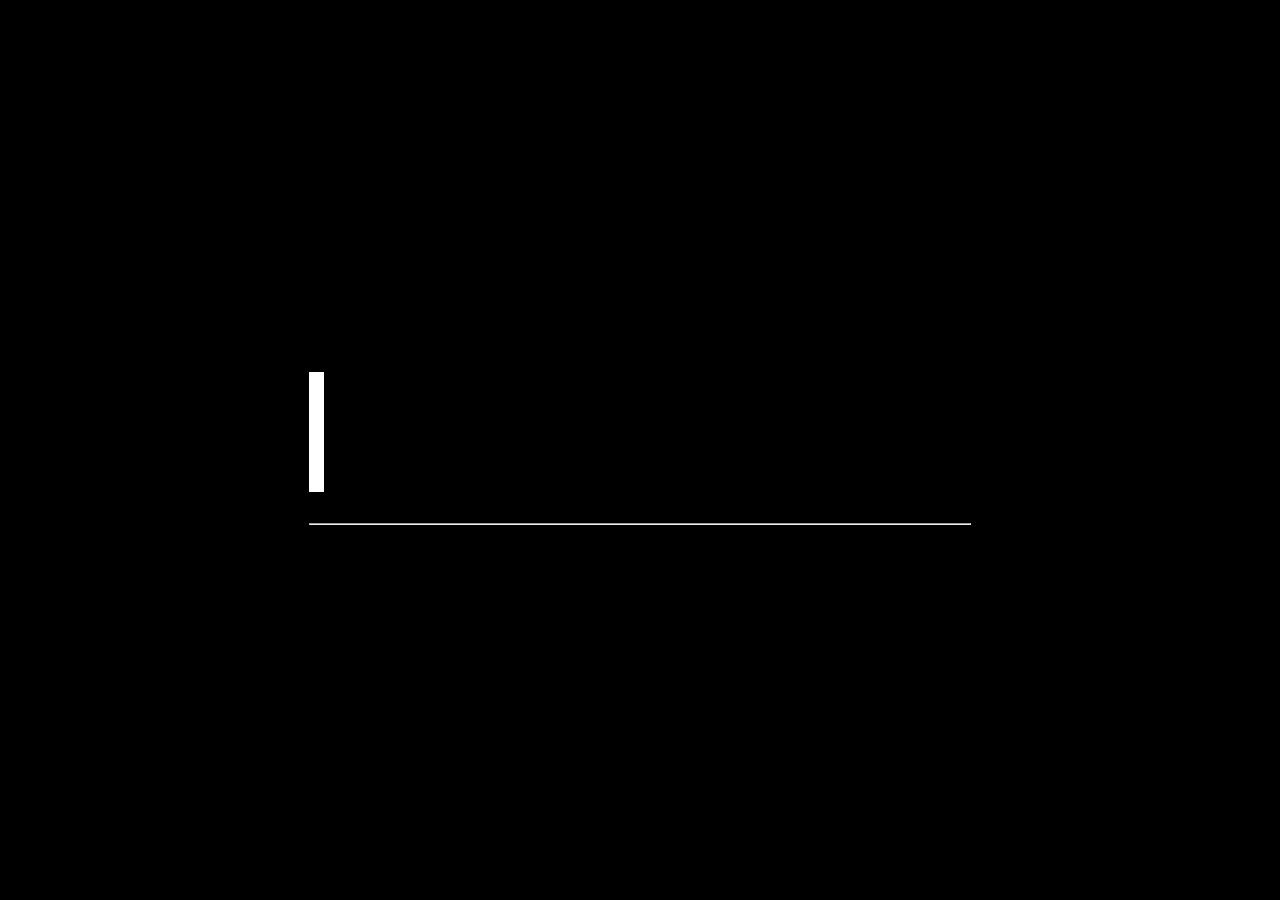
<file: index.html>
<!DOCTYPE html>
<html>
<head>
	<title>Bryce Yoder</title>
	<meta charset="UTF-8">
    <meta name="description" content="Bryce Yoder, programmer and graphic designer in Goshen, IN">
    <meta name="keywords" content="Programming,Graphic Design,Goshen,Indiana,Bryce Yoder">
    <meta name="author" content="Bryce Yoder">
	<meta name="viewport" content="width=device-width, initial-scale=1.0"> 
    <link rel="shortcut icon" type="image/x-icon" href="https://bryceyoder.com/favicon.ico"> 
	<link rel="stylesheet" type="text/css" href="styles.css">
    <script type="text/javascript" src="home.js"></script>
</head>
<body>
	<header id='home_container'>
        <h1 id='name'></h1>
		<h1 style='color:black;'>BRYCE YODER</h1>
        <h5 id='subhead'>Programming and Graphic Design</h1>
        <hr id='home_hr'/>
		<div id='home_menu'>
            <span class='home-menu-item'><a class='no_dec' href='javascript:goToURLHome("about.html")'>About</a></span>	
            <span class='home-div-1'>|</span>
            <hr class='home-div-2' />
            <span class='home-menu-item'><a class='no_dec' href='javascript:goToURLHome("projects.html")'>Projects</a></span>	
            <span class='home-div-1'>|</span>
            <hr class='home-div-2' />
            <span class='home-menu-item'><a class='no_dec' href='javascript:goToURLHome("contact.html")'>Contact</a></span>	
		</div>
	</header>
</body>
</file>
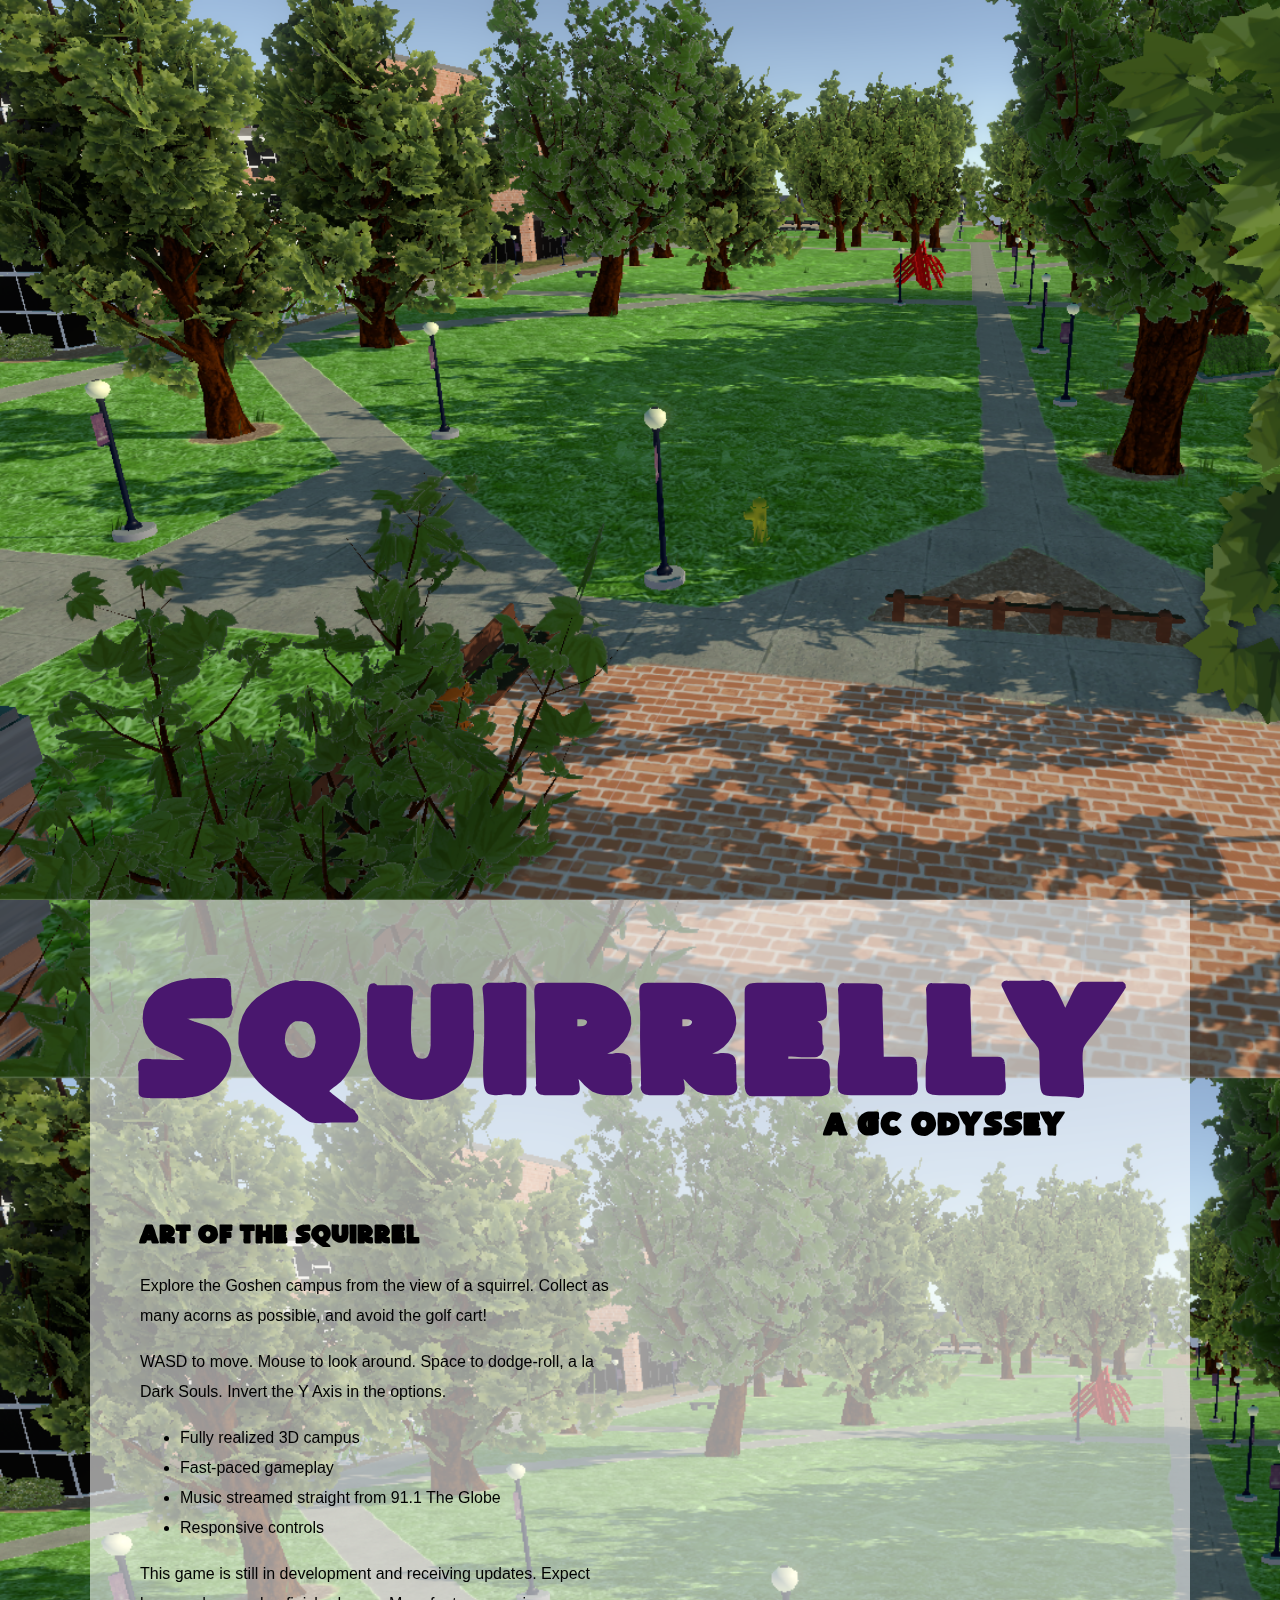
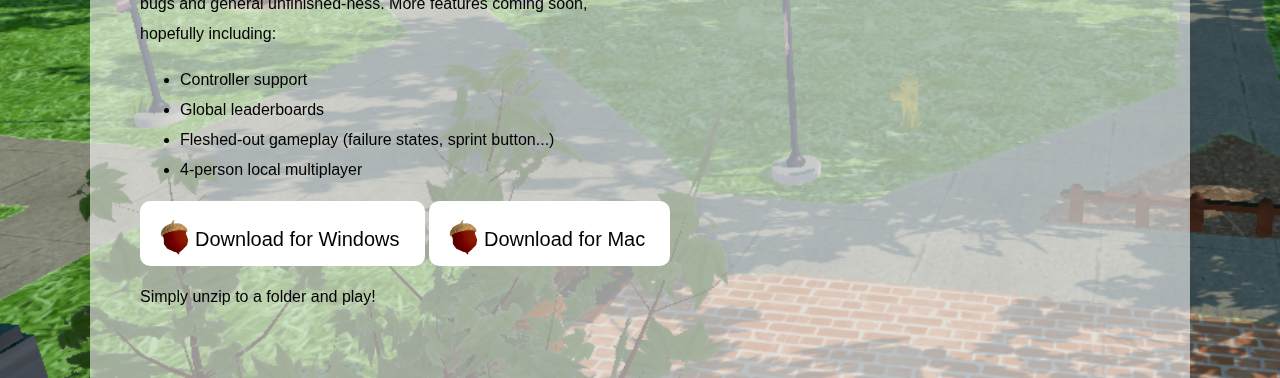
<file: squirrelly/index.html>
<!DOCTYPE html>
<html>
<head>
	<title>Squirrelly: A GC Odyssey</title>
	<meta charset="UTF-8">
	<meta name="viewport" content="width=device-width, initial-scale=1.0"> 
	<link rel="stylesheet" type="text/css" href="styles.css">
</head>
<body id='body'>
    <div id='page_container'>
        <div id='headline'>
            <h1 style='color:#49176e;'>Squirrelly</h1>
            <h2 style='font-size:30px;'>A GC Odyssey</h2>
        </div>
        <div id='body'>
            <div id='copy'>
                <h2>Art of the squirrel</h2>
                <p>Explore the Goshen campus from the view of a squirrel. Collect as many acorns as possible, and avoid the golf cart!</p>
                <p>WASD to move. Mouse to look around. Space to dodge-roll, a la Dark Souls. Invert the Y Axis in the options.</p>
                <ul>
                    <li>Fully realized 3D campus</li>
                    <li>Fast-paced gameplay</li>
                    <li>Music streamed straight from 91.1 The Globe </li>
                    <li>Responsive controls</li>
                </ul>
                <p>This game is still in development and receiving updates. Expect bugs and general unfinished-ness. More features coming soon, hopefully including:</p>
                <ul>
                    <li>Controller support</li>
                    <li>Global leaderboards</li>
                    <li>Fleshed-out gameplay (failure states, sprint button...)</li>
                    <li>4-person local multiplayer</li>
                </ul>
            </div>
            <div id='video'>
                <iframe id='video_iframe' width="560" height="315" src="https://www.youtube.com/embed/PkTeMxAbagE" frameborder="0" allow="autoplay; encrypted-media" allowfullscreen></iframe>
            </div>
        </div>
        <button onClick='window.location.href="Squirrelly_Win.zip"'>Download for Windows</button>
        <button>Download for Mac</button>
        <p>Simply unzip to a folder and play!</p>
    </div>
</body>
<script>
    window.onload = function() {
        window.setTimeout(function(){document.getElementById('body').style.overflow = 'auto';}, 5000);
    };
</script>
</file>
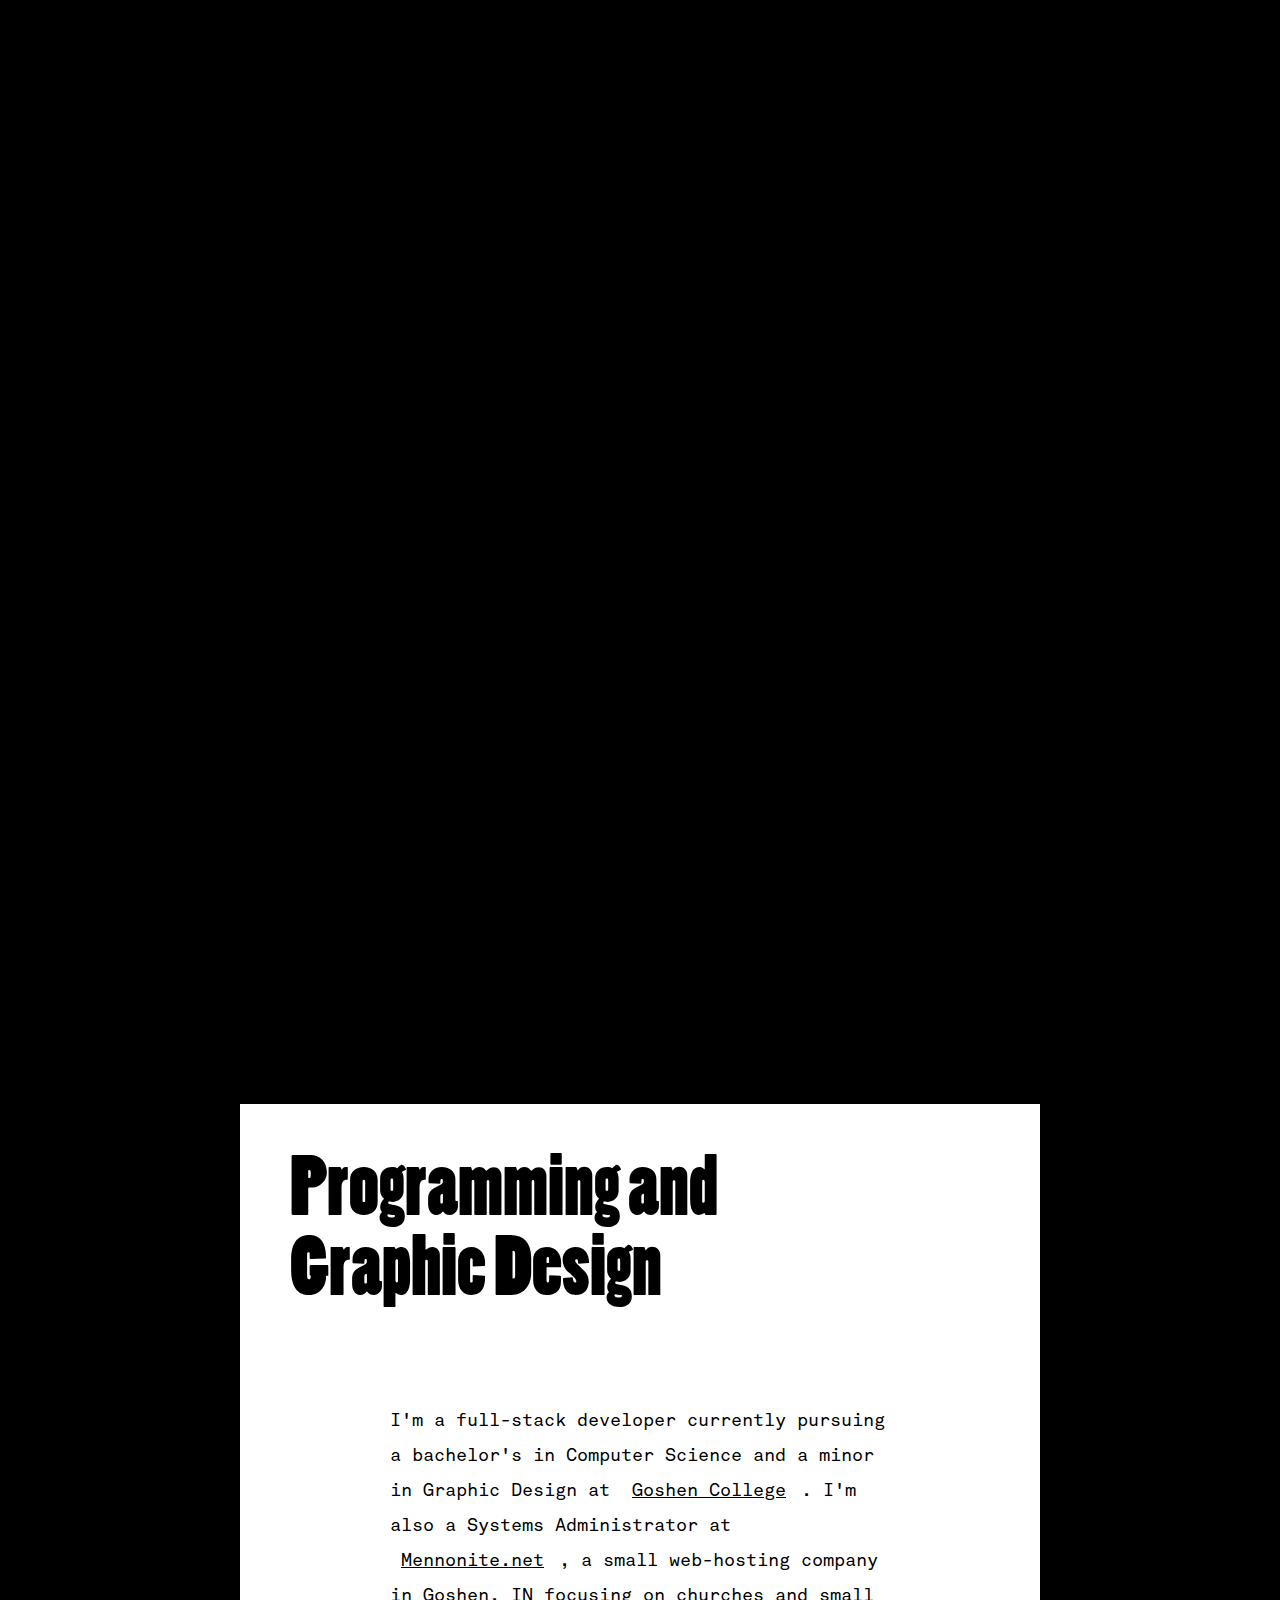
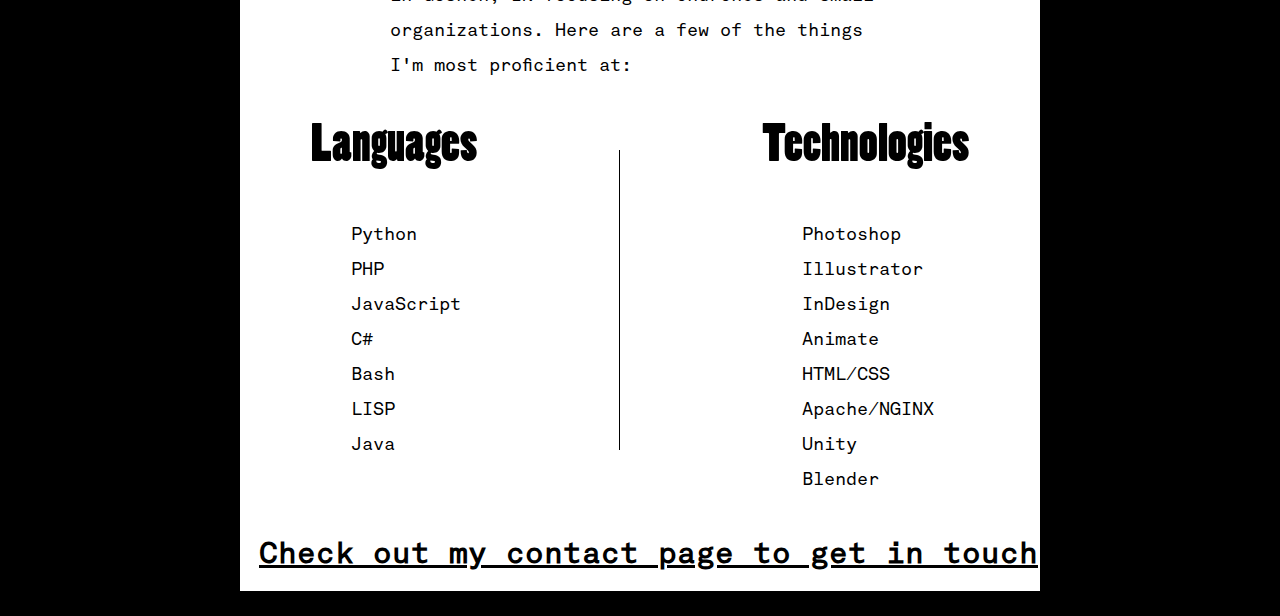
<file: about.html>
<html>
<head>
	<title>Bryce Yoder | About</title>
	<meta charset="UTF-8">
	<meta name="viewport" content="width=device-width, initial-scale=1.0"> 
	<link rel="stylesheet" type="text/css" href="styles.css">
    <script type="text/javascript" src="global.js"></script>
</head>

<body>
    <div id='page_select'>
        <a class='no_dec' href='javascript:goToURL("projects.html")'>Projects</a>|
        <a class='no_dec' href='javascript:goToURL("contact.html")'>Contact</a>
    </div>
    <h1 class='page_heading'>ABOUT</h1>
    <span class='page_subhead'><a class='exlink' href='https://www.github.com/limekiller'>GitHub</a> | <a class='exlink' href='https://www.youtube.com/channel/UCjfpZEuhd5bzGf-TFdnCwpg'>YouTube</a></span>
    <div class='body_container'>
        <h1 class='body_heading' style='width:500px;'>Programming and Graphic Design</h1>
        <p class='body_p'>I'm a full-stack developer currently pursuing a bachelor's in Computer Science and a minor in Graphic Design at <a href='https://goshen.edu'>Goshen College</a>. I'm also a Systems Administrator at <a href='https://mennonite.net' >Mennonite.net</a>, a small web-hosting company in Goshen, IN focusing on churches and small organizations. Here are a few of the things I'm most proficient at:</p>
        <div id='split-list'>
            <div class='split_list_part'>
                <h1 style='font-size:50px;'>Languages</h1>
                <ul>
                    <li>Python</li>
                    <li>PHP</li>
                    <li>JavaScript</li>
                    <li>C#</li>
                    <li>Bash</li>
                    <li>LISP</li>
                    <li>Java</li>
                </ul>
            </div>
            <div id='split-list-div' class='split_list_part' style='width:1px;align-self:center;height:300px;background-color:black'></div>
            <div class='split_list_part'>
                <h1 style='font-size:50px;'>Technologies</h1>
                <ul>
                    <li>Photoshop</li>
                    <li>Illustrator</li>
                    <li>InDesign</li>
                    <li>Animate</li>
                    <li>HTML/CSS</li>
                    <li>Apache/NGINX</li>
                    <li>Unity</li>
                    <li>Blender</li>
                </ul>
            </div>
    </div>
            <h2 style='text-align:center;font-size:30px;padding-bottom:20px;'><a class='exlink' href='contact.html'>Check out my contact page to get in touch</a></h2>
</body>
</file>
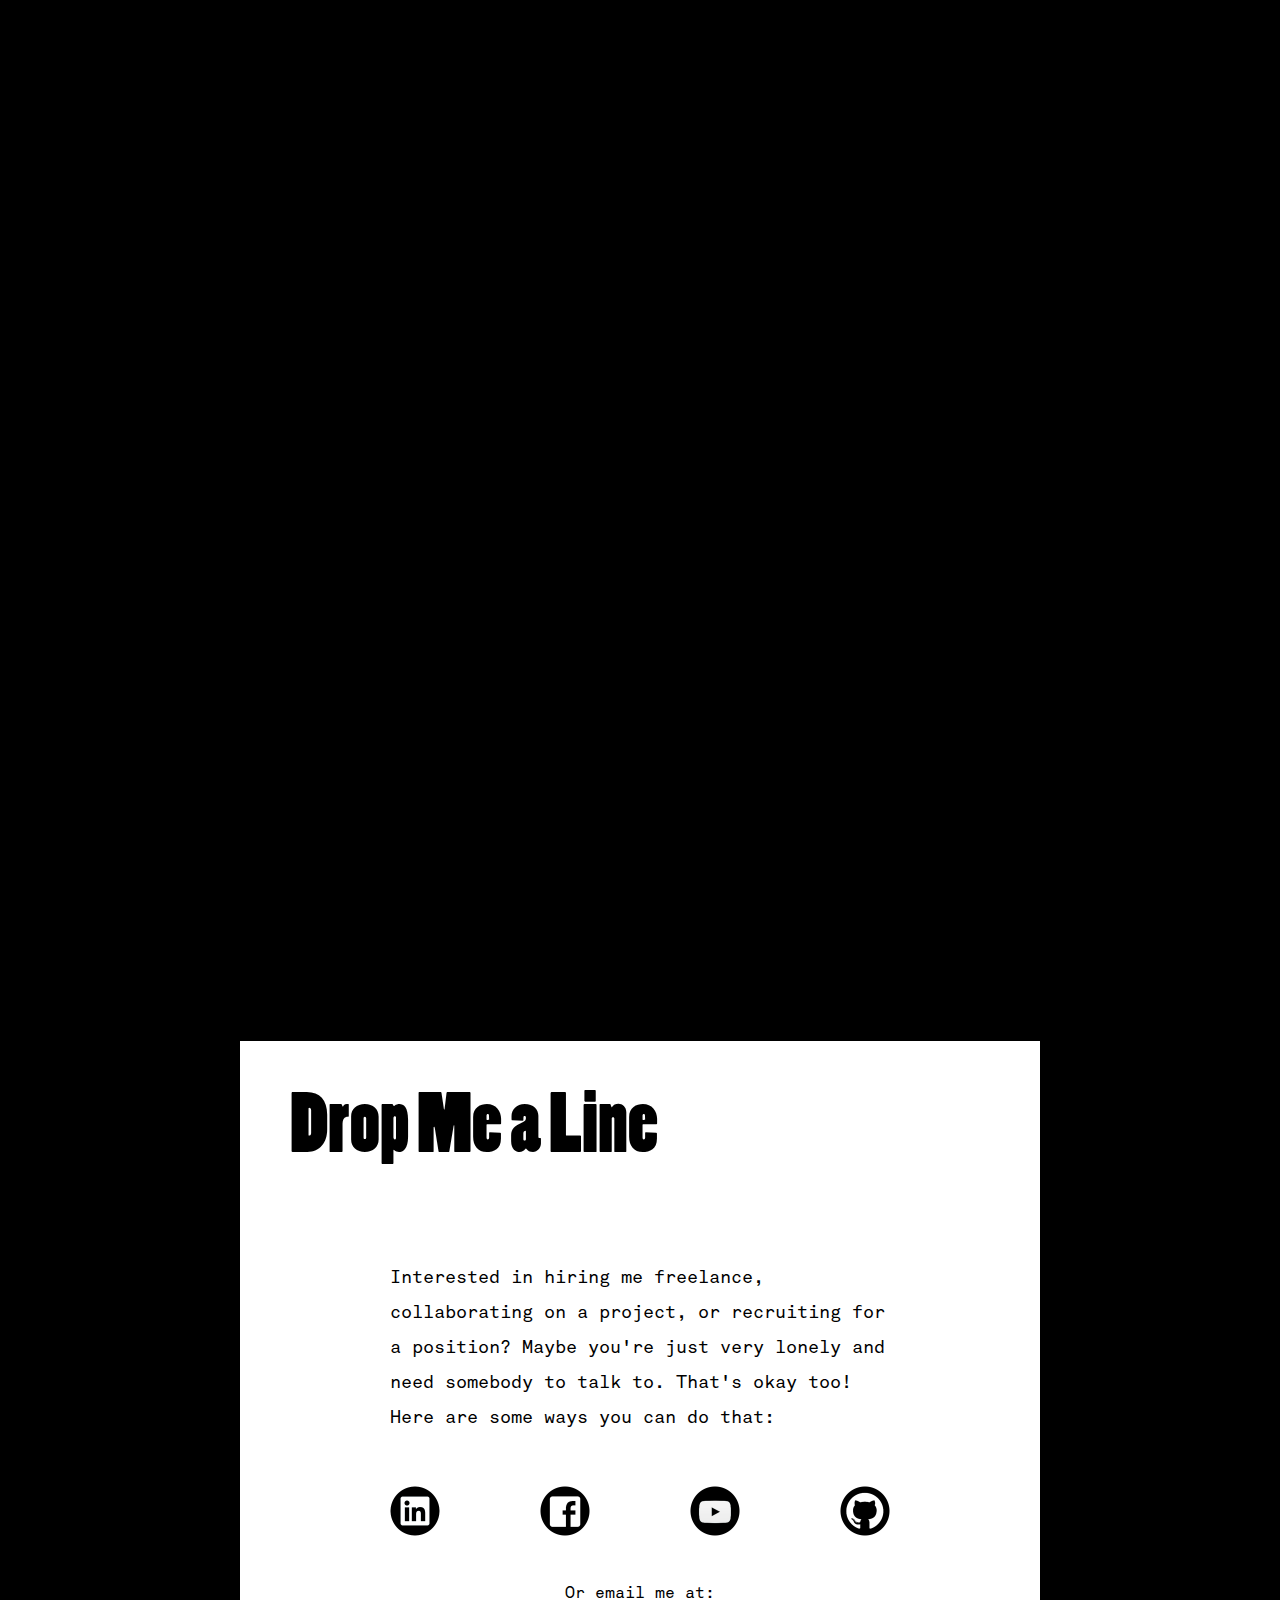
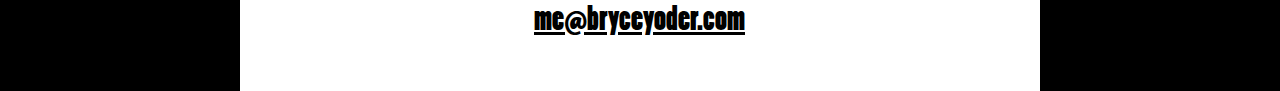
<file: contact.html>
<html>
<head>
	<title>Bryce Yoder | Contact</title>
	<meta charset="UTF-8">
	<meta name="viewport" content="width=device-width, initial-scale=1.0"> 
	<link rel="stylesheet" type="text/css" href="styles.css">
    <script type="text/javascript" src="global.js"></script>
</head>

<body>
    <div id='page_select'>
        <a class='no_dec' href='javascript:goToURL("about.html")'>About</a>|
        <a class='no_dec' href='javascript:goToURL("projects.html")'>Projects</a>
    </div>
    <h1 class='page_heading'>Contact</h1>
    <div class='body_container'>
        <h1 class='body_heading' style='width:500px;'>Drop Me a Line</h1>
        <p class='body_p'>Interested in hiring me freelance, collaborating on a project, or recruiting for a position? Maybe you're just very lonely and need somebody to talk to. That's okay too! Here are some ways you can do that:</p>
        <div id='contact-bar'>
            <a href='https://www.linkedin.com/in/bryce-yoder-283503126/'><img class='contact_button' src='linkedin.png' /></a>
            <a href='https://www.facebook.com/bryce.yoder.75'><img class='contact_button' src='facebook.png' /></a>
            <a href='https://www.youtube.com/user/StoneRainStudios'><img class='contact_button' src='youtube.png' /></a>
            <a href='https://www.github.com/limekiller'><img class='contact_button' src='github.png' /></a>
        </div>
        <div style="text-align:center;"><p style='margin:0;margin-top:50px;'>Or email me at:</p><h1 style='margin:0;padding-bottom:50px;'><a href="mailto:me@bryceyoder.com">me@bryceyoder.com</a></h1></div>
    </div>
</body>
</file>
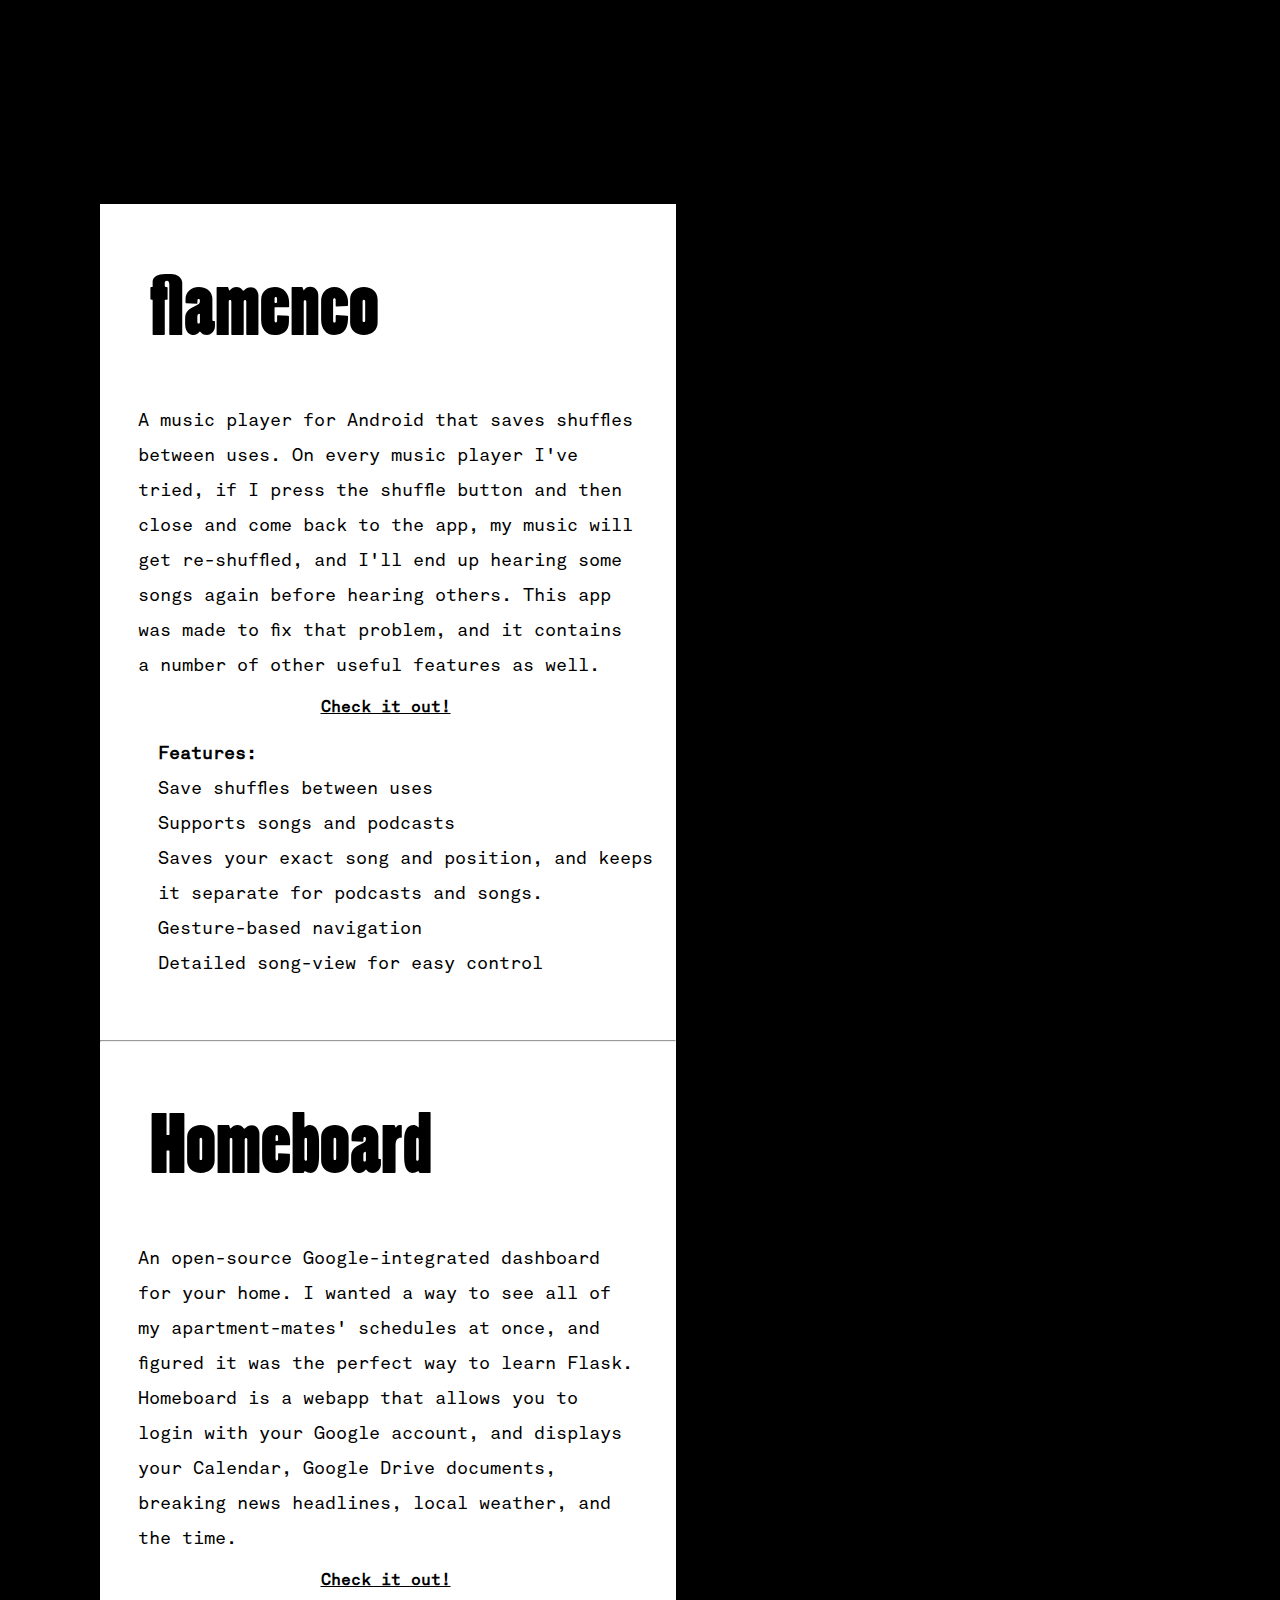
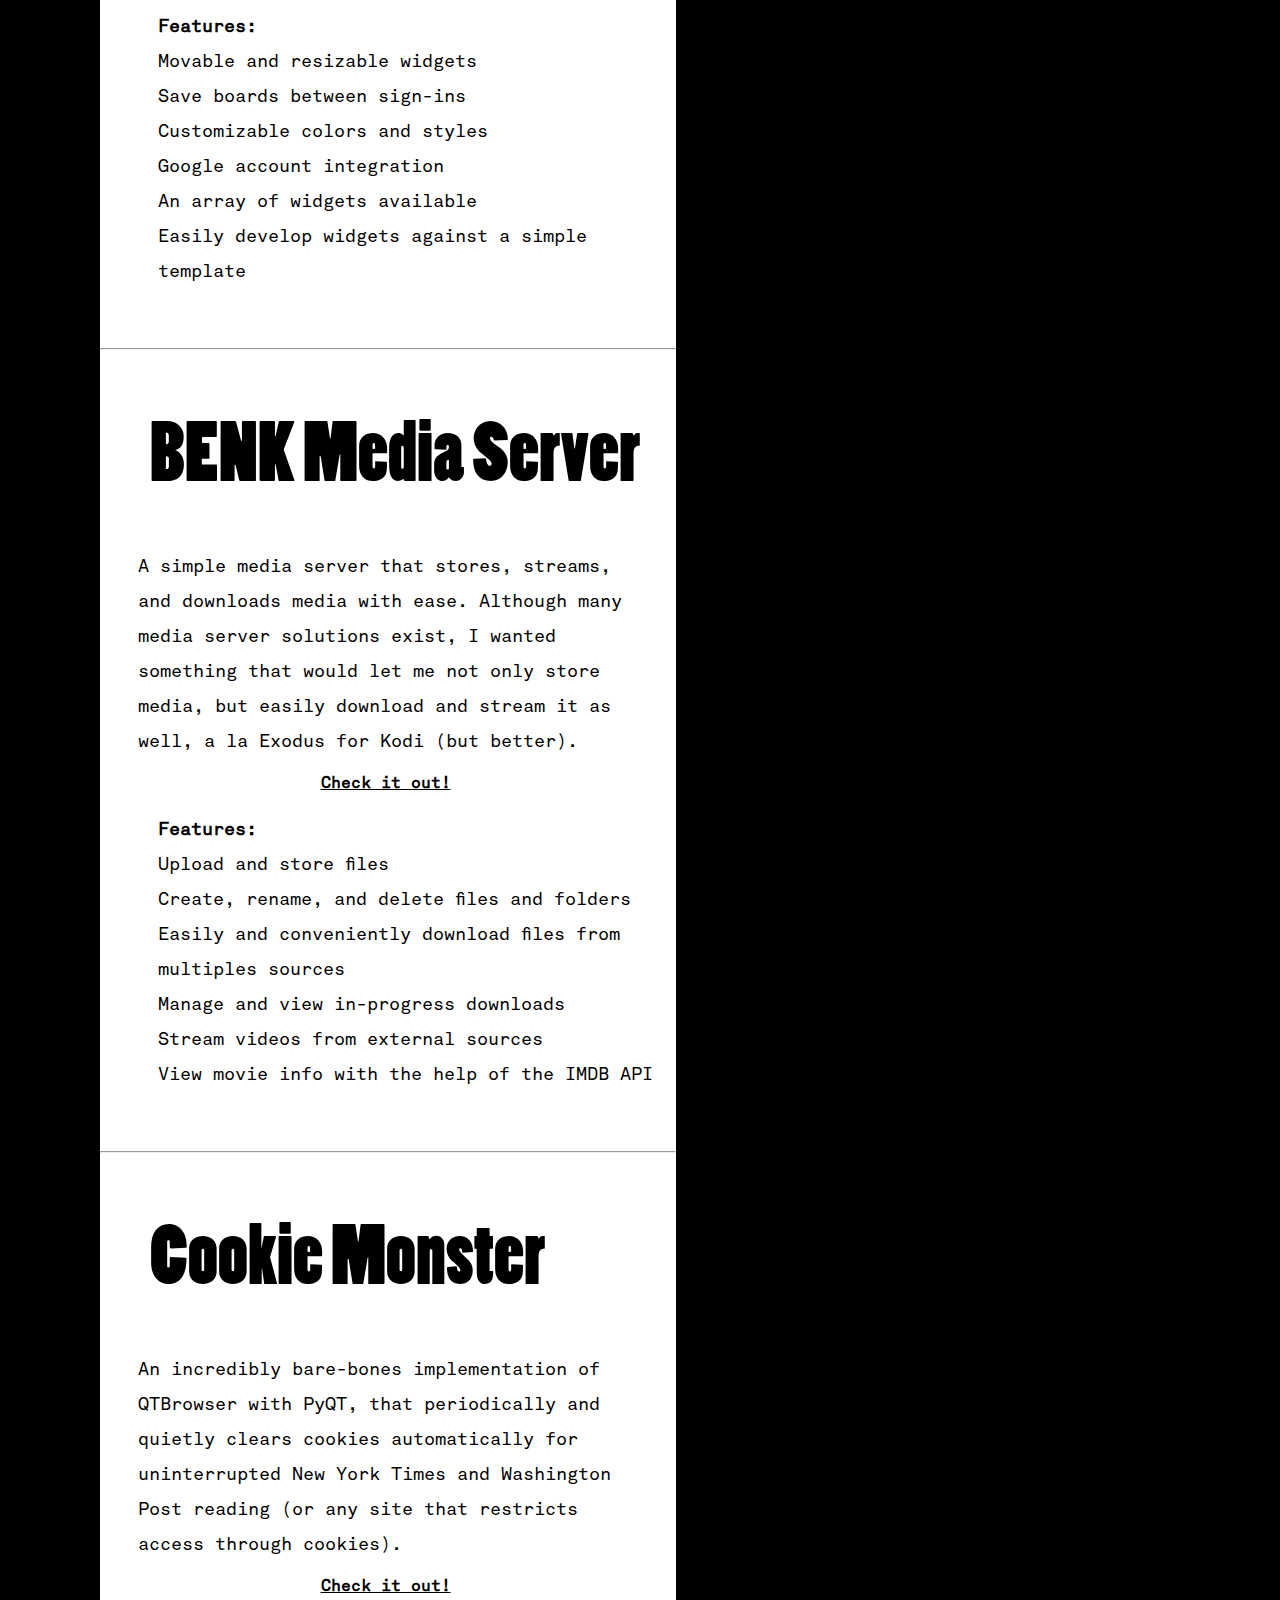
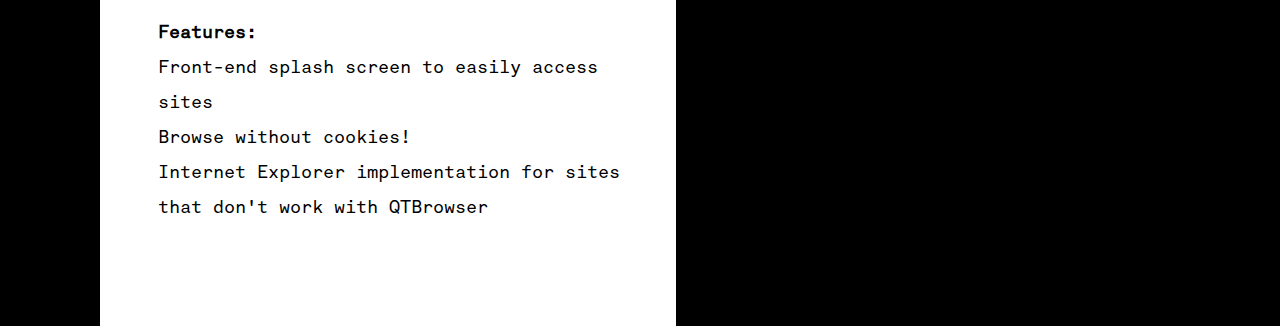
<file: projects.html>
<html>
<head>
	<title>Bryce Yoder | Projects</title>
	<meta charset="UTF-8">
	<meta name="viewport" content="width=device-width, initial-scale=1.0"> 
	<link rel="stylesheet" type="text/css" href="styles.css">
    <script type="text/javascript" src="global.js"></script>
</head>

<body>
    <div id='page_select'>
        <a class='no_dec' href='javascript:goToURL("about.html")'>About</a>|
        <a class='no_dec' href='javascript:goToURL("contact.html")'>Contact</a>
    </div>
    <h1 class='page_heading'>PROJECTS</h1>

    <div class='page_subhead'>
        <span name="Animations" class='proj_select' onclick="selectList(this.innerHTML)" >Animations</span> 
        | <span name="Websites" class='proj_select' onclick="selectList(this.innerHTML)" >Websites</span> 
        | <span name="Games" class='proj_select' onclick="selectList(this.innerHTML)" >Games</span>
        | <span name="Other" class='proj_select selected' onclick="selectList(this.innerHTML)" >Other</span>
    </div>
    
    <div name='Animations' id='displayPage' style='margin:0 100;width:45%; display:none;' class='body_container proj'></div>

    <div name='Websites' style='margin:0 100;width:45%;display:none;' class='body_container proj'>

        <div class='project'>
            <div style='width:100vw;height:500px;position:absolute;'></div>
            <h1 class='body_heading' style='width:500px;'>Los Primos</h1>
            <p class='body_p'>A website for a local Goshen restaurant I created as part of a class project, and then continued work on to develop my skills. Although it is not actually in use, it is still a good showcase of the work I have done in the past.</p>
            <p style='position:relative;z-index:99;text-align:center;font-weight:bold;'><a target="_blank" href='./los-primos/index.php'>Check it out!</a></p>
            <ul class='body_p' style='margin-top:20px;padding-bottom:50px;'><strong>Features:</strong>
                <li>Unique and expressive design</li>
                <li>Dynamically-updated Yelp reviews</li>
                <li>Google Maps integration</li>
            </ul>
            <div class='photo_container' onclick='spoiler(this)'>
                <p class='photo_container_icon'>+</p>
                <img src='./images/lp1.jpg' />
                <img src='./images/lp2.png' />
                <img src='./images/lp3.png' />
                <img src='./images/lp4.png' />
            </div>
            <hr />
        </div>

        <div class='project'>
            <div style='width:100vw;height:500px;position:absolute;'></div>
            <h1 class='body_heading' style='width:500px;'>Gotcha!</h1>
            <p class='body_p'>A website/webapp for an on-campus game of Gotcha (AKA Assassins). Allows participants to register with the site and submit reports that are handled automatically. This was one of my first web projects, and as such, manifested itself as a sloppy mess of Python and PHP without any frameworks involved. However, it works well and is worth showing.</p>
            <p style='position:relative;z-index:99;text-align:center;font-weight:bold;'><a target="_blank" href='https://github.com/limekiller/gotcha'>Check it out!</a></p>
            <ul class='body_p' style='margin-top:20px;padding-bottom:50px;'><strong>Features:</strong>
                <li>Login and Registration system</li>
                <li>Submit and automatically handle reports</li>
                <li>Handles malicious reports</li>
                <li>Admin panel with ability to stop and reset games, add and revoke admin status, and handle reports manually.</li>
            </ul>
            <div class='photo_container'onclick='spoiler(this)'>
                <p class='photo_container_icon'>+</p>
                <img src='./images/g.png' />
                <img src='./images/g2.png' />
                <img src='./images/g3.png' />
            </div>
            <hr />
        </div>

        <div class='project'>
            <div style='width:100vw;height:500px;position:absolute;'></div>
            <h1 class='body_heading' style='width:500px;'>Bryce Yoder</h1>
            <p class='body_p'>That's the website you're on! Neat!</p>
        </div>
    </div>


    <div name='Games' style='margin:0 100;width:45%;display:none;' class='body_container proj'>

        <div class='project'>
            <div style='width:100vw;height:500px;position:absolute;'></div>
            <h1 class='body_heading' style='width:500px;'>Squirrelly: A GC Odyssey</h1>
            <p class='body_p'>Developed as part of Goshen College's Maple Scholars program, <i>Squirrelly</i> is a fun, fast-paced third-person collectathon where players collect as many nuts as possible without being run over!</p>
            <p style='position:relative;z-index:99;text-align:center;font-weight:bold;'><a target="_blank" href='/squirrelly/index.html'>Check it out!</a></p>
            <ul class='body_p' style='margin-top:20px;padding-bottom:50px;'><strong>Features:</strong>
                <li>Explore campus in 3D</li>
                <li>AI reacts to your decisions and hunts you down</li>
                <li>Music streamed live from Goshen College's radio station, 91.1 The Globe</li>
                <li>Still in development, more features to come</li>
            </ul>
            <div class='photo_container'onclick='spoiler(this)'>
                <p class='photo_container_icon'>+</p>
                <img src='./images/sq1.png' />
                <img src='./images/sq2.png' />
                <img src='./images/sq3.png' />
                <img src='./images/sq4.png' />
                <img src='./images/sq5.png' />
                <img src='./images/sq6.png' />
            </div>
            <hr />
        </div>
        <div class='project'>
            <div style='width:100vw;height:500px;position:absolute;'></div>
            <h1 class='body_heading' style='width:500px;'>Radio Control</h1>
            <p class='body_p'>Global Game Jam 2018 -- theme was "transmissions." We combined the car and the radio variety for a game where the car radio controls the steering, but only one station will give you navigational instructions. Rotate the mouse left or right to turn, and balance navigation with an ever-changing radio to find where to go.</p>
            <p style='position:relative;z-index:99;text-align:center;font-weight:bold;'><a target="_blank" href='https://globalgamejam.org/2018/games/radio-control'>Check it out!</a></p>
            <ul class='body_p' style='margin-top:20px;padding-bottom:50px;'><strong>Features:</strong>
                <li>Creative control scheme</li>
                <li>Interesting audio-based gameplay</li>
                <li>Lots of stations to listen to :D</li>
            </ul>
            <div class='photo_container'onclick='spoiler(this)'>
                <p class='photo_container_icon'>+</p>
                <img src='./images/rc1.png' />
                <img src='./images/rc2.png' />
                <img src='./images/rc3.png' />
            </div>
            <hr />
        </div>
        <div class='project'>
            <div style='width:100vw;height:500px;position:absolute;'></div>
            <h1 class='body_heading' style='width:500px;'>Soundwaves</h1>
            <p class='body_p'>Created for the Global Game Jam 2017 -- the theme was "waves". We created a tech demo for a first-person exploration game entirely in the dark, navigated only by soundwaves. I began fleshing this out into a full game in my free time, but being the only person working on the project, it took up far too much time. I may return to it someday.</p>
            <p style='position:relative;z-index:99;text-align:center;font-weight:bold;'><a target="_blank" href='https://globalgamejam.org/2017/games/soundwaves'>Check it out!</a></p>
            <ul class='body_p' style='margin-top:20px;padding-bottom:50px;'><strong>Features:</strong>
                <li>Unique exploration mechanics</li>
                <li>Navigate via light and sound</li>
                <li>Immersive sound design</li>
            </ul>
            <div class='photo_container'onclick='spoiler(this)'>
                <p class='photo_container_icon'>+</p>
                <img src='./images/sw1.png' />
                <img src='./images/sw2.png' />
                <img src='./images/sw3.png' />
            </div>
            <hr />
        </div>
        <div class='project'>
            <div style='width:100vw;height:500px;position:absolute;'></div>
            <h1 class='body_heading' style='width:500px;'>Cards Against Humanity</h1>
            <p class='body_p'>A pretty nifty LAN-enabled multiplayer Cards game, right in the terminal. Requires no dependencies, being implemented purely through the Python socket library.</p>
            <p style='position:relative;z-index:99;text-align:center;font-weight:bold;'><a target="_blank" href='https://www.github.com/limekiller/cards-against-humanity'>Check it out!</a></p>
            <ul class='body_p' style='margin-top:20px;padding-bottom:50px;'><strong>Features:</strong>
                <li>Search for games on local network</li>
                <li>Integrated instant chat for players</li>
                <li>Supports a theoretically infinite number of players per game</li>
                <li>Add and edit your own cards easily</li>
                <li>Lots of bugs</li>
            </ul>
            <div class='photo_container'onclick='spoiler(this)'>
                <p class='photo_container_icon'>+</p>
                <img src='./images/cah1.png' />
                <img src='./images/cah2.png' />
                <img src='./images/cah4.png' />
            </div>
            <hr />
        </div>
    </div>


    <div name='Other' style='margin:0 100;width:45%;' class='body_container proj selected'>

        <div class='project'>
            <div style='width:100vw;height:500px;position:absolute;'></div>
            <h1 class='body_heading' style='width:500px;'>flamenco</h1>
            <p class='body_p'>A music player for Android that saves shuffles between uses. On every music player I've tried, if I press the shuffle button and then close and come back to the app, my music will get re-shuffled, and I'll end up hearing some songs again before hearing others. This app was made to fix that problem, and it contains a number of other useful features as well.</p>
            <p style='position:relative;z-index:99;text-align:center;font-weight:bold;'><a target="_blank" href='https://www.github.com/limekiller/flamenco'>Check it out!</a></p>
            <ul class='body_p' style='margin-top:20px;padding-bottom:50px;'><strong>Features:</strong>
                <li>Save shuffles between uses</li>
                <li>Supports songs and podcasts</li>
                <li>Saves your exact song and position, and keeps it separate for podcasts and songs.</li>
                <li>Gesture-based navigation</li>
                <li>Detailed song-view for easy control</li>
            </ul>
            <div class='photo_container'onclick='spoiler(this)'>
                <p class='photo_container_icon'>+</p>
                <img src='./images/f1.jpg' />
                <img src='./images/f2.jpg' />
                <img src='./images/f3.jpg' />
                <img src='./images/f4.jpg' />
                <img src='./images/f5.jpg' />
            </div>
            <hr />
        </div>
        <div class='project'>
            <div style='width:100vw;height:500px;position:absolute;'></div>
            <h1 class='body_heading' style='width:500px;'>Homeboard</h1>
            <p class='body_p'>An open-source Google-integrated dashboard for your home. I wanted a way to see all of my apartment-mates' schedules at once, and figured it was the perfect way to learn Flask. Homeboard is a webapp that allows you to login with your Google account, and displays your Calendar, Google Drive documents, breaking news headlines, local weather, and the time.</p>
            <p style='position:relative;z-index:99;text-align:center;font-weight:bold;'><a target="_blank" href='https://www.github.com/limekiller/homeboard'>Check it out!</a></p>
            <ul class='body_p' style='margin-top:20px;padding-bottom:50px;'><strong>Features:</strong>
                <li>Movable and resizable widgets</li>
                <li>Save boards between sign-ins</li>
                <li>Customizable colors and styles</li>
                <li>Google account integration</li>
                <li>An array of widgets available</li>
                <li>Easily develop widgets against a simple template</li>
            </ul>
            <div class='photo_container'onclick='spoiler(this)'>
                <p class='photo_container_icon'>+</p>
                <img src='./images/hb1.png' />
                <img src='./images/hb2.png' />
                <img src='./images/hb3.png' />
                <img src='./images/hb4.png' />
            </div>
            <hr />
        </div>

        <div class='project'>
            <div style='width:100vw;height:500px;position:absolute;'></div>
            <h1 class='body_heading' style='width:500px;'>BENK Media Server</h1>
            <p class='body_p'>A simple media server that stores, streams, and downloads media with ease. Although many media server solutions exist, I wanted something that would let me not only store media, but easily download and stream it as well, a la Exodus for Kodi (but better).</p>
            <p style='position:relative;z-index:99;text-align:center;font-weight:bold;'><a target="_blank" href='https://www.github.com/limekiller/benk-media-server'>Check it out!</a></p>
            <ul class='body_p' style='margin-top:20px;padding-bottom:50px;'><strong>Features:</strong>
                <li>Upload and store files</li>
                <li>Create, rename, and delete files and folders</li>
                <li>Easily and conveniently download files from multiples sources</li>
                <li>Manage and view in-progress downloads</li>
                <li>Stream videos from external sources</li>
                <li>View movie info with the help of the IMDB API</li>
            </ul>
            <div class='photo_container'onclick='spoiler(this)'>
                <p class='photo_container_icon'>+</p>
                <img src='./images/bms3.png' />
                <img src='./images/bms1.png' />
                <img src='./images/bms2.png' />
                <img src='./images/bms4.png' />
                <img src='./images/bms5.png' />
            </div>
            <hr />
        </div>


        <div class='project'>
            <div style='width:100vw;height:500px;position:absolute;'></div>
            <h1 class='body_heading' style='width:500px;'>Cookie Monster</h1>
            <p class='body_p'>An incredibly bare-bones implementation of QTBrowser with PyQT, that periodically and quietly clears cookies automatically for uninterrupted New York Times and Washington Post reading (or any site that restricts access through cookies).</p>
            <p style='position:relative;z-index:99;text-align:center;font-weight:bold;'><a target="_blank" href='https://www.github.com/limekiller/cookie-monster'>Check it out!</a></p>
            <ul class='body_p' style='margin-top:20px;padding-bottom:50px;'><strong>Features:</strong>
                <li>Front-end splash screen to easily access sites</li>
                <li>Browse without cookies!</li>
                <li>Internet Explorer implementation for sites that don't work with QTBrowser</li>
            </ul>
            <div class='photo_container'onclick='spoiler(this)'>
                <p class='photo_container_icon'>+</p>
                <img src='./images/cm1.png' />
                <img src='./images/cm2.png' />
                <img src='./images/cm3.png' />
            </div>
        </div>
    </div>
    </div>

    
</body>
<script>
    window.onload = function(){
        x = document.getElementsByClassName("photo_container");
        window.setTimeout(function() {
            for (i=0;i<x.length;i++){
                x[i].style.opacity = 1;
            }
        }, 250);
    }

    function selectList(name) {

        handleAnimation();
        var x = document.getElementsByClassName("selected");
        while (x.length) {
            if (x[0].tagName.toLowerCase() != 'span'){
                (function() {
                    var j = x[0];
                    j.style.animation='slide-down 0.4s ease forwards';
                    window.setTimeout(function(){
                        j.style.display='none';
                    }, 500);
                })();
            }
            x[0].classList.remove("selected");
        }
        var y = document.getElementsByName(name);
        window.setTimeout(function(){
            for (var i=0; i < y.length; i++){
                y[i].style.display = 'initial';
                y[i].style.animation='slide-up 0.4s ease forwards';
                y[i].classList.add("selected");
            }
        }, 500);
        if (name == "Animations" && document.getElementById('displayPage').innerHTML == '') {
            loadVideos();            
        }
    }

    function spoiler(e) {
        if (window.innerWidth >= 960) {
            return;
        }

        if (e.children[0].style.transform == 'rotate(45deg)'){
            e.children[0].style.transform = 'rotate(0deg)';
        } else {
            e.children[0].style.transform = 'rotate(45deg)';
        }

        for (var i=1;i < e.children.length; i++) {
            if (e.children[i].classList.contains('show')){
                e.children[i].classList.remove('show');
            } else {
                e.children[i].classList.add('show');
            }
        }
    }

    function handleAnimation() {
        x = document.getElementsByClassName("photo_container");
        for (var i=0;i<x.length;i++){
            x[i].style.opacity = 0;
        }
        window.setTimeout(function(){
            for (var i=0;i<x.length;i++){
                x[i].style.opacity = 1;
            }
        }, 1000);
    }

    function loadVideos() {
        var xhr=new XMLHttpRequest();
        xhr.open('GET', 'animations.html', true);
        xhr.onreadystatechange = function() {
            document.getElementById('displayPage').innerHTML = this.responseText;
        };
        xhr.send();
    }
</script>
</file>
<file: styles.css>
/**ALL**/
body {
    overflow-x:hidden !important;
    background-color:black;
    color:white;
    /*overflow:hidden;
    animation:delay-overflow 1s ease forwards;*/
    margin:0;
}
hr {
    margin-bottom:0px;
    animation:fade-in 1s 2s ease backwards;
}
#home_hr {
    margin-bottom:20px;
}
h1 {
    font-family:Poplar;
    font-weight:normal;
}
h2, p {
    font-family:Akkurat, Courier;
}
ul {
    list-style:none;
    line-height:35px;
}
::selection {
    background: #006c00;
    color:white;
}
::-moz-selection {
    background: #006c00;
    color:white;
}
a {
    transition:all 0.4s ease;
    color:white;
}
a.no_dec {
    text-decoration:none;
}
a:hover, .proj_select:hover{
    color:#006c00;
}
a:hover:before, .proj_select:hover:before {
    opacity:1;
}
a:before, .proj_select:before {
    opacity:0;
    content:">"; 
    transition:all 0.2s ease;
    color:#006c00;
}
a:after, .proj_select:after{
    content:'';
    top:-1px;
    width:0;
    height:0;
    border-left:15px solid #006c00;
    opacity:0;
    transition:all 0.4s ease;
}
a:hover:after, .proj_select:hover:after {
    animation: blink 0.6s ease infinite;
    opacity:1;
}
.body_container a{
    color:black;
}
.body_container a:hover{
    color:#006c00;
}
.body_container h1{
    margin-bottom:40px;
}
.page_heading {
    font-family:Poplar;
    font-size:100px;
    padding:30px;
    margin-bottom:-30px;
    opacity:0;
    animation:fade-in 1s ease forwards;
    display:inline-block;
    margin-top:20px;
    padding-bottom:0px;
    transition: all 0.4s ease;
}
.page_subhead, #page_select {
    padding:20px;
    font-family:Akkurat, Courier;
    font-size:22px;
    opacity:0;
    animation:fade-in 1s ease forwards;
    display:block;
}
#page_select {
    display:inline-block;
    float:right;
    margin-right:50px;
    margin-top:20px;
    transition:color 0.4s ease;
}
.body_container {
    width:50%;
    min-width:800px;
    color:black;
    margin:0 auto;
    margin-top:100vh;
    background-color:white;
    height:auto;
    animation:slide-up 0.4s ease forwards;
}
.body_heading {
    font-size:80px;
    padding:50px;
    line-height:80px;
}
.body_p {
    width:500px;
    margin:0 auto;
    font-size:18px;
    line-height:35px;
    font-family:Akkurat, Courier;
}
#subhead {
    margin-top:-20px;
    margin-bottom:0px;
    text-align:center;
    font-size:190%;
    font-family:Akkurat, Courier;
    font-weight:normal;
    letter-spacing:2px;
    animation:fade-in 1s 2.5s ease-in-out forwards;
    opacity:0;
}


/**HOME PAGE**/
#home_container h1 {
    font-size:750%;
    margin-bottom:0px;
    src: url('./PoplarStd.ttf');
    letter-spacing:8px;
    white-space:nowrap;
}
#home_container {
    margin:0 auto;
    margin-top:40vh;
    width:662px;
    transition:opacity 0.4s ease;
}
#home_menu {
    display:flex;	
    justify-content:space-between;
    font-size:150%;
    font-family:Akkurat, Courier New;
    letter-spacing:2px;
    opacity:0;
    animation:fade-in 1s 3s ease-in-out forwards;
}
.home-div-1 {
    display:initial;
}
.home-div-2 {
    display:none;
    width:250px;
}
#name{
    position:absolute;
    margin:0;
}
#name:after {
    animation: blink 0.6s ease infinite;
    content:'';
    width:0;
    height:0;
    border-left:15px solid #ffffff;
}
#name.hidden:after {
    opacity:0;
    animation:none;
}


/**CONTACT PAGE**/
#contact-bar a:before {
    display:none;
}
#contact-bar a:after {
    display:none;
}
#contact-bar {
    display:flex;
    justify-content:space-between;
    width:500px;
    margin:0 auto;
    margin-top:50px;
}
.contact_button {
    width:50px;
    cursor:pointer;
    transition:all 0.4s ease;
}
.contact_button:hover {
    filter:sepia(1) saturate(10) hue-rotate(72deg) brightness(0.2);
}


/**ABOUT PAGE**/
#split-list {
    display:flex;
    justify-content:space-around;
}
.split_list_part {
    font-family:Akkurat, Courier;
    text-decoration:none;
    font-size:18px;
}


/**PROJECTS PAGE**/
.proj_select {
    transition:all 0.4s ease;
    cursor:pointer;
}
.project {
    transition:all 0.4s ease;
}
.project:hover {
    box-shadow:inset -8px 0px 1px #006c00;
    transition:all 0.4s ease;
}
.project:hover .photo_container {
    /*opacity:1; */
    animation:slide-up-p 0.4s ease forwards;
    pointer-events:all;
}
.project h1 {
    margin:0;
    padding-top:70px;
}
.body_container.proj {
    transition:all 0.4s ease;
    min-width:0px;
    pointer-events:none;
    position:absolute;
    padding-bottom:50px;
}
.body_container.proj.selected {
    opacity:1;
    pointer-events:all;
}
.proj_select.selected {
    color:green;
}
.photo_container {
    overflow:auto;
    text-align:center;
    width:40%;
    background-color:white;
    position:fixed;
    top:0px;
    pointer-events:none;
    right:3vw;
    height:100%;
    opacity:0;
    margin-top:-110vh;
    animation:slide-off-p 0.4s ease;
    padding-top:20px;
}
.photo_container img {
    width:90%;
    margin:10px;
    margin-bottom:50px;
    border: 1px solid grey;
    display:initial;
}
.photo_container_icon {
    display:none;
}
.video {
    padding-bottom:50px;
    position:relative;
    width:25vw;
    left:10vw;
    height:315px;
    z-index:99;
}



@media screen and (max-width:960px) {
    #home_hr {
        display:none;
        margin-bottom:20px;
    }
    #name {
        text-align:center;
        line-height:100px;
    }
    #subhead {
        display:none;
        position:absolute;
    }
    #home_menu {
        flex-direction:column;
        text-align:center;
    }
    #home_container {
        width:100%;
        margin-top:30vh;
    }
    #home_container h1 {
        margin-bottom:-40px;
        width:100%;
        white-space:inherit;
    }
    .home-div-1 {
        display:none;
    }
    .home-div-2 {
        display:initial;
        margin-bottom:20px;
    }
    .body_container {
        width:100%;
        min-width:0px;
    }
    .body_p {
        width:95%;
    }
    .body_heading {
        font-size:40px;
        padding:20px;
        line-height:40px;
        width:100% !important;
    }
    .body_container h1 {
        margin-bottom:20px;
    }
    .body_container.proj.selected {
        width:100% !important;
        margin:0 !important;
    }
    .photo_container {
        animation:none;
        position:static;
        opacity:1;
        margin-top:0px;
        width:100%;
    }
    .photo_container_icon{
        content:'+';
        font-size:30px;
        font-weight:bold;
        transition:all 0.4s ease;
        display:inherit;
    }
    .show {
        display:initial !important;
    }
    .photo_container img {
        display:none;
        animation:fade-in 0.4s ease forwards;
    }
    .project {
        box-shadow:none !important;
    }
    .project:hover .photo_container {
        animation:none;
    }
    #contact-bar {
        width:95%;
    }
}

@media screen and (max-width:460px) {
    #split-list {
        flex-direction:column;
    }
    .split_list_part {
        margin:0 auto;
    }
    #split-list-div {
        display:none;
    }
}

@keyframes blink{
    0% {opacity:0;}
    50% {opacity:1;}
    100%{opacity:0;}
}

@keyframes fade-in {
    0% {opacity:0;}
    100% {opacity:1;}
}

@keyframes fade-out {
    0% {opacity:1;}
    100% {opacity:0;}
}

@keyframes slide-up {
    0% {margin-top:100vh;}
    100%{margin-top:100px;}
}

@keyframes slide-down {
    0%{margin-top:100px;}
    100% {margin-top:100vh;}
}

@keyframes slide-up-p {
    0% {margin-top:100vh;}
    100%{margin-top:0px;}
}

@keyframes slide-off-p {
    0% {margin-top:0px;}
    100%{margin-top:-105vh;}
}

@keyframes delay-overflow {
    0% {overflow:hidden;}
    100%{overflow:auto;}
}

@font-face {
    font-family: 'Poplar';
    src: url('PoplarStd.otf');
}

@font-face {
    font-family: 'Akkurat';
    src: url('AKKURAT-Mono.OTF');
}
</file>
<file: squirrelly/styles.css>
body {
    margin: 0 auto;
    font-family: Helvetica;
    line-height:30px;
    background-image:url(bg.png);
    background-size:cover;
    width:100%;
    height:100%;
    overflow:hidden;
}
body:before {
    background-image:url(bg.png);
    z-index: -1;
    content: '';
    position:fixed;
    top:inherit;
    left:inherit;
    width:inherit;
    height:inherit;
    background-image:inherit;
    background-size:cover;
    filter:blur(0px);
    animation: blur 3s ease 2s forwards;
}
h1, h2 {
    font-family:Flatbread;
}
button {
    background:white;
    border:0;
    cursor:pointer;
    font-size:20px;
    padding:15px;
    border-radius:10px;
    padding-right:25px;
}
button:before {
    background-image:url('acorn.png');
    background-size:40px 40px;
    content:'';
    display:inline-block;
    width:40px;
    height:40px;
    transition:transform 0.4s ease;
    margin-bottom:-10px;
}
button:hover::before {
    transform:rotate(30deg);
}
#page_container {
    width:1000px;
    margin:0 auto;
    background-color:rgba(255,255,255,0.59);
    height:100%;
    position:relative;
    top:100vh;
    padding:50px;
    animation:slide-up 1s ease 3s forwards;
}
#headline{
    margin: 0 auto;
    font-size:75px;
    line-height:0px;
    padding-bottom:50px;
}
#headline h2{
    font-size:50px;
    float:right;
    margin-top:-25px;
    margin-right:75px;
}
#copy {
    width:500px;
}
#body {
    display:flex;
}
#video {
    text-align:center;
    width:500px;
    height:250px;
    margin-right:20px;
}

@media screen and (max-width:960px) {
    #headline {
        font-size:6vw;
    }
    #body {
        flex-direction:column;
    }
    #copy {
        width:75vw;
    }
    #headline h2 {
        font-size:4vw !important;
        margin-top:5vw;
        margin-left:45vw;
        float:none;
    }
    button {
        margin-top:100px;
    }
    #video {
        text-align:left;
    }
    #video_iframe {
        width:75vw !important;
    }
}

@keyframes blur {
    from {filter:blur(0px);}
    to {filter:blur(8px);}

}

@keyframes slide-up {
    from {top:100vh;}
    to {top:0vh;}
}

@font-face {
    font-family: Flatbread;
    src: url(FlatBread.ttf);
}
@font-face {
    font-family: Flatbread Inline;
    src: url(FlatBreadInline.ttf);
}
</file>
